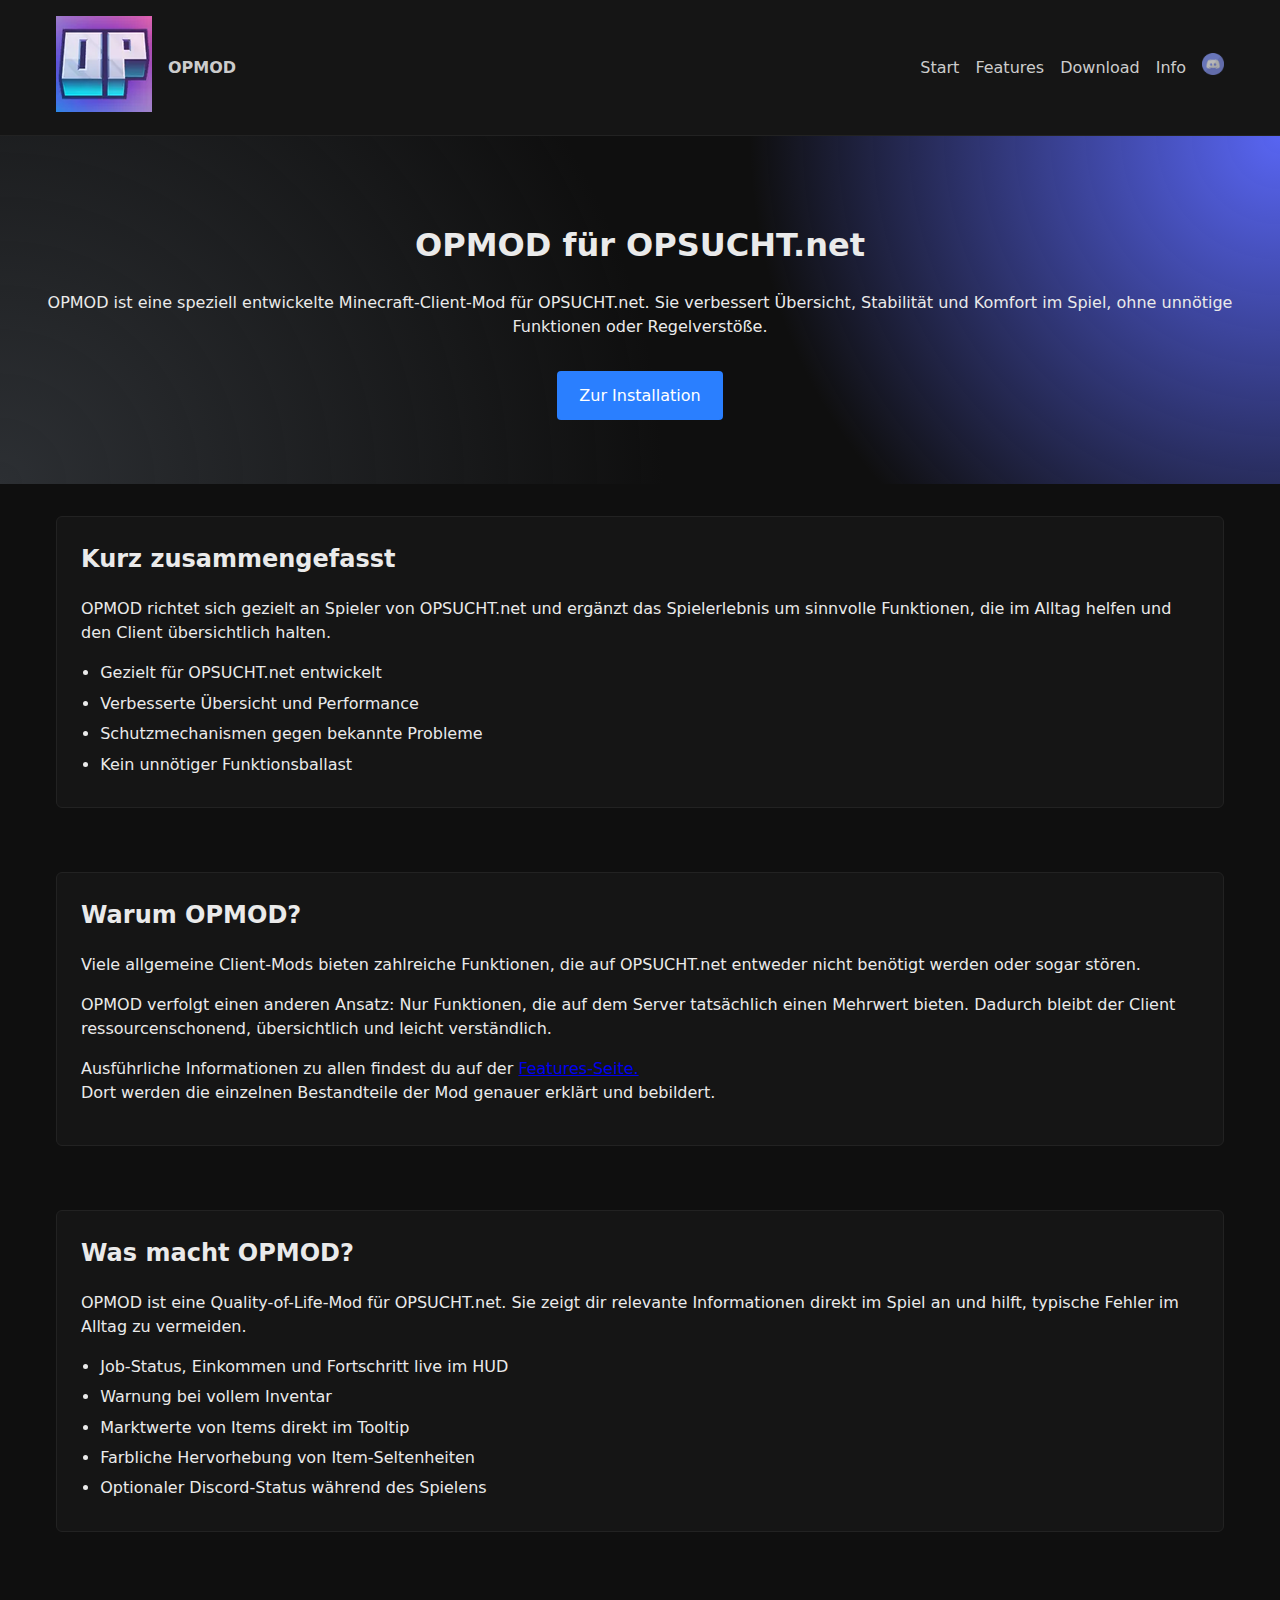
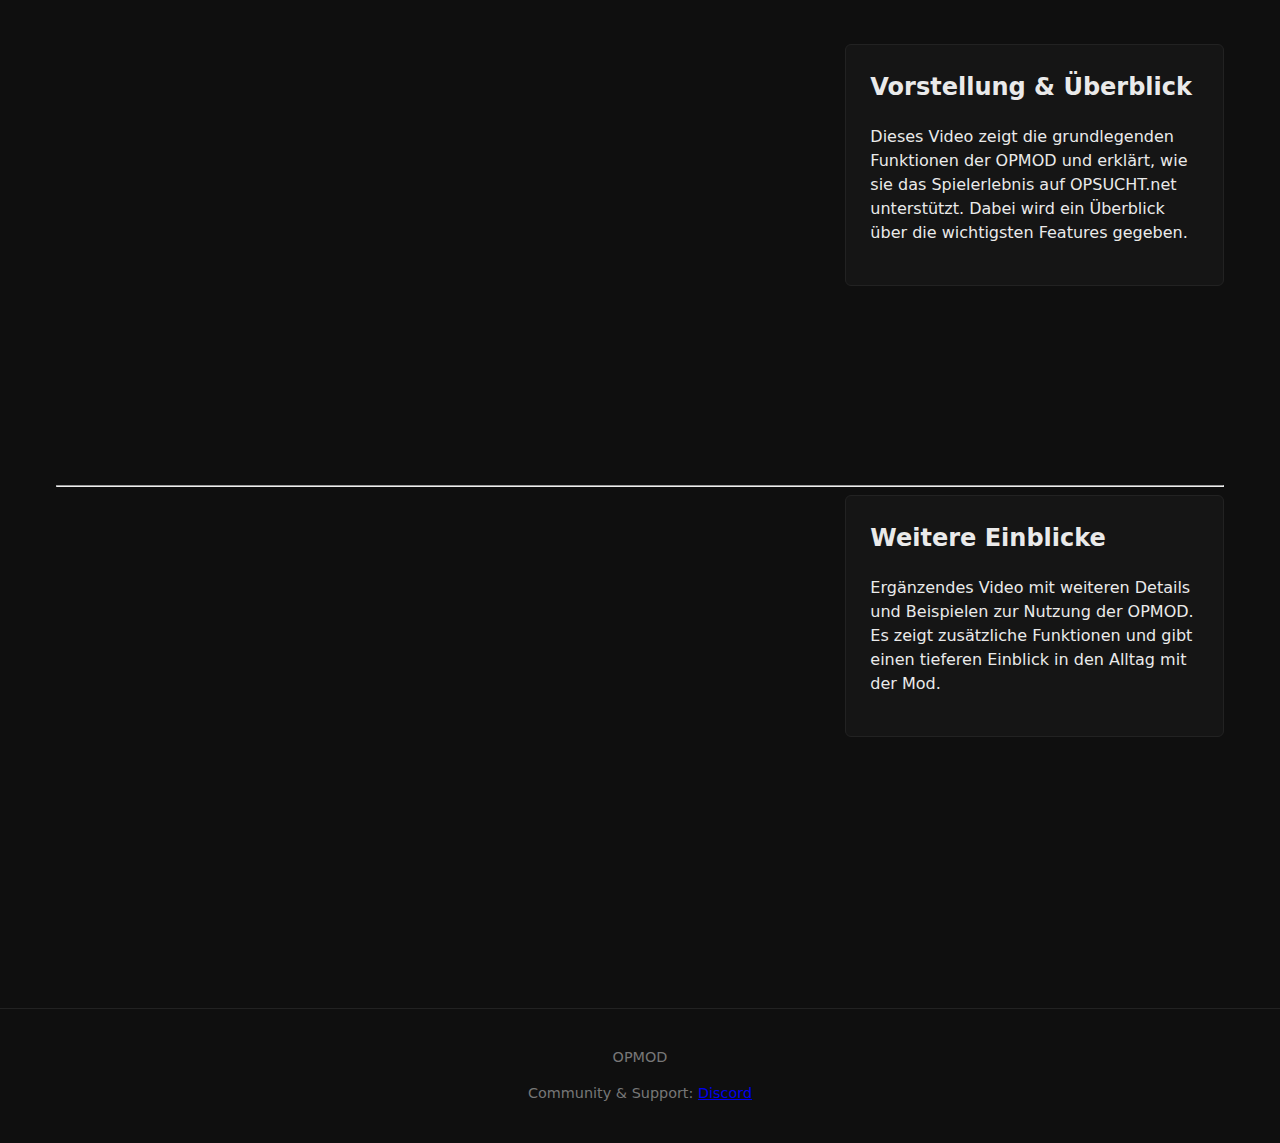
<file: index.html>
<!DOCTYPE html>
<html lang="de">
<head>
    <meta charset="UTF-8">
    <title>OPMOD – Mod für OPSUCHT.net</title>
    <meta name="viewport" content="width=device-width, initial-scale=1">
    <link rel="stylesheet" href="css/style.css">
</head>
<body>

<header class="header">
<nav class="nav">
    <a href="index.html">
        <img src="assets/logo_opmod.png" alt="OPMOD Logo" class="logo-img">
    </a>
    <span class="logo"><a href="index.html">OPMOD</a></span>

    <a href="index.html">Start</a>
    <a href="features.html">Features</a>
    <a href="download.html">Download</a>
    <a href="about.html">Info</a>

    <a class="discord-link"
       href="https://discord.gg/Ar2FX3Yg"
       target="_blank" rel="noopener"
       title="OPMOD Discord">
        <img src="assets/discord.webp" alt="Discord">
    </a>
</nav>
</header>

<main>

    <!-- HERO -->
    <section class="hero">
        <h1>OPMOD für OPSUCHT.net</h1>
        <p>
            OPMOD ist eine speziell entwickelte Minecraft-Client-Mod für OPSUCHT.net.
            Sie verbessert Übersicht, Stabilität und Komfort im Spiel,
            ohne unnötige Funktionen oder Regelverstöße.
        </p>
        <a class="btn" href="download.html">Zur Installation</a>
    </section>

    <!-- KURZ ZUSAMMENGEFASST -->
    <section class="section">
        <div class="summary-box">
            <h2>Kurz zusammengefasst</h2>
            <p>
                OPMOD richtet sich gezielt an Spieler von OPSUCHT.net
                und ergänzt das Spielerlebnis um sinnvolle Funktionen,
                die im Alltag helfen und den Client übersichtlich halten.
            </p>
            <ul class="summary-list">
                <li>Gezielt für OPSUCHT.net entwickelt</li>
                <li>Verbesserte Übersicht und Performance</li>
                <li>Schutzmechanismen gegen bekannte Probleme</li>
                <li>Kein unnötiger Funktionsballast</li>
            </ul>
        </div>
    </section>

    <section class="section">
        <div class="summary-box">
            <h2>Warum OPMOD?</h2>
            <p>
                Viele allgemeine Client-Mods bieten zahlreiche Funktionen,
                die auf OPSUCHT.net entweder nicht benötigt werden oder sogar stören.
            </p>
            <p>
                OPMOD verfolgt einen anderen Ansatz:
                Nur Funktionen, die auf dem Server tatsächlich einen Mehrwert bieten.
                Dadurch bleibt der Client ressourcenschonend, übersichtlich
                und leicht verständlich.
            </p>
            <p>
                Ausführliche Informationen zu allen findest du
                auf der <a href="features.html">Features-Seite.</a> <br>
                Dort werden die einzelnen Bestandteile der Mod genauer erklärt und bebildert.
            </p>
        </div>
    </section>

<section class="section">
    <div class="summary-box">
        <h2>Was macht OPMOD?</h2>
        <p>
            OPMOD ist eine Quality-of-Life-Mod für OPSUCHT.net.
            Sie zeigt dir relevante Informationen direkt im Spiel an
            und hilft, typische Fehler im Alltag zu vermeiden.
        </p>
        <ul class="summary-list">
            <li>Job-Status, Einkommen und Fortschritt live im HUD</li>
            <li>Warnung bei vollem Inventar</li>
            <li>Marktwerte von Items direkt im Tooltip</li>
            <li>Farbliche Hervorhebung von Item-Seltenheiten</li>
            <li>Optionaler Discord-Status während des Spielens</li>
        </ul>
    </div>
</section>


    <!-- VIDEOS -->
    <section class="video-section">

        <!-- Oberes Video -->
        <div class="video-layout">
            <div class="video-box">
                <iframe
                    src="https://www.youtube.com/embed/ATPTLDK0DMc"
                    title="OPMOD Vorstellung"
                    allowfullscreen>
                </iframe>
            </div>

            <div class="video-text">
                <h2>Vorstellung & Überblick</h2>
                <p>
                    Dieses Video zeigt die grundlegenden Funktionen der OPMOD
                    und erklärt, wie sie das Spielerlebnis auf OPSUCHT.net unterstützt.
                    Dabei wird ein Überblick über die wichtigsten Features gegeben.
                </p>
            </div>
        </div>

        <!-- Trennstrich -->
        <hr class="video-divider">

        <!-- Unteres Video -->
        <div class="video-layout reverse">
            <div class="video-box">
                <iframe
                    src="https://www.youtube.com/embed/qTPF3BI2gm0"
                    title="OPMOD – Weitere Einblicke"
                    allowfullscreen>
                </iframe>
            </div>

            <div class="video-text">
                <h2>Weitere Einblicke</h2>
                <p>
                    Ergänzendes Video mit weiteren Details und Beispielen
                    zur Nutzung der OPMOD. Es zeigt zusätzliche Funktionen
                    und gibt einen tieferen Einblick in den Alltag mit der Mod.
                </p>
            </div>
        </div>

    </section>

</main>

<footer class="footer">
    <p>OPMOD</p>
    <p>
        Community & Support:
        <a href="https://discord.gg/Ar2FX3Yg" target="_blank" rel="noopener">
            Discord
        </a>
    </p>
</footer>

</body>
</html>
</file>
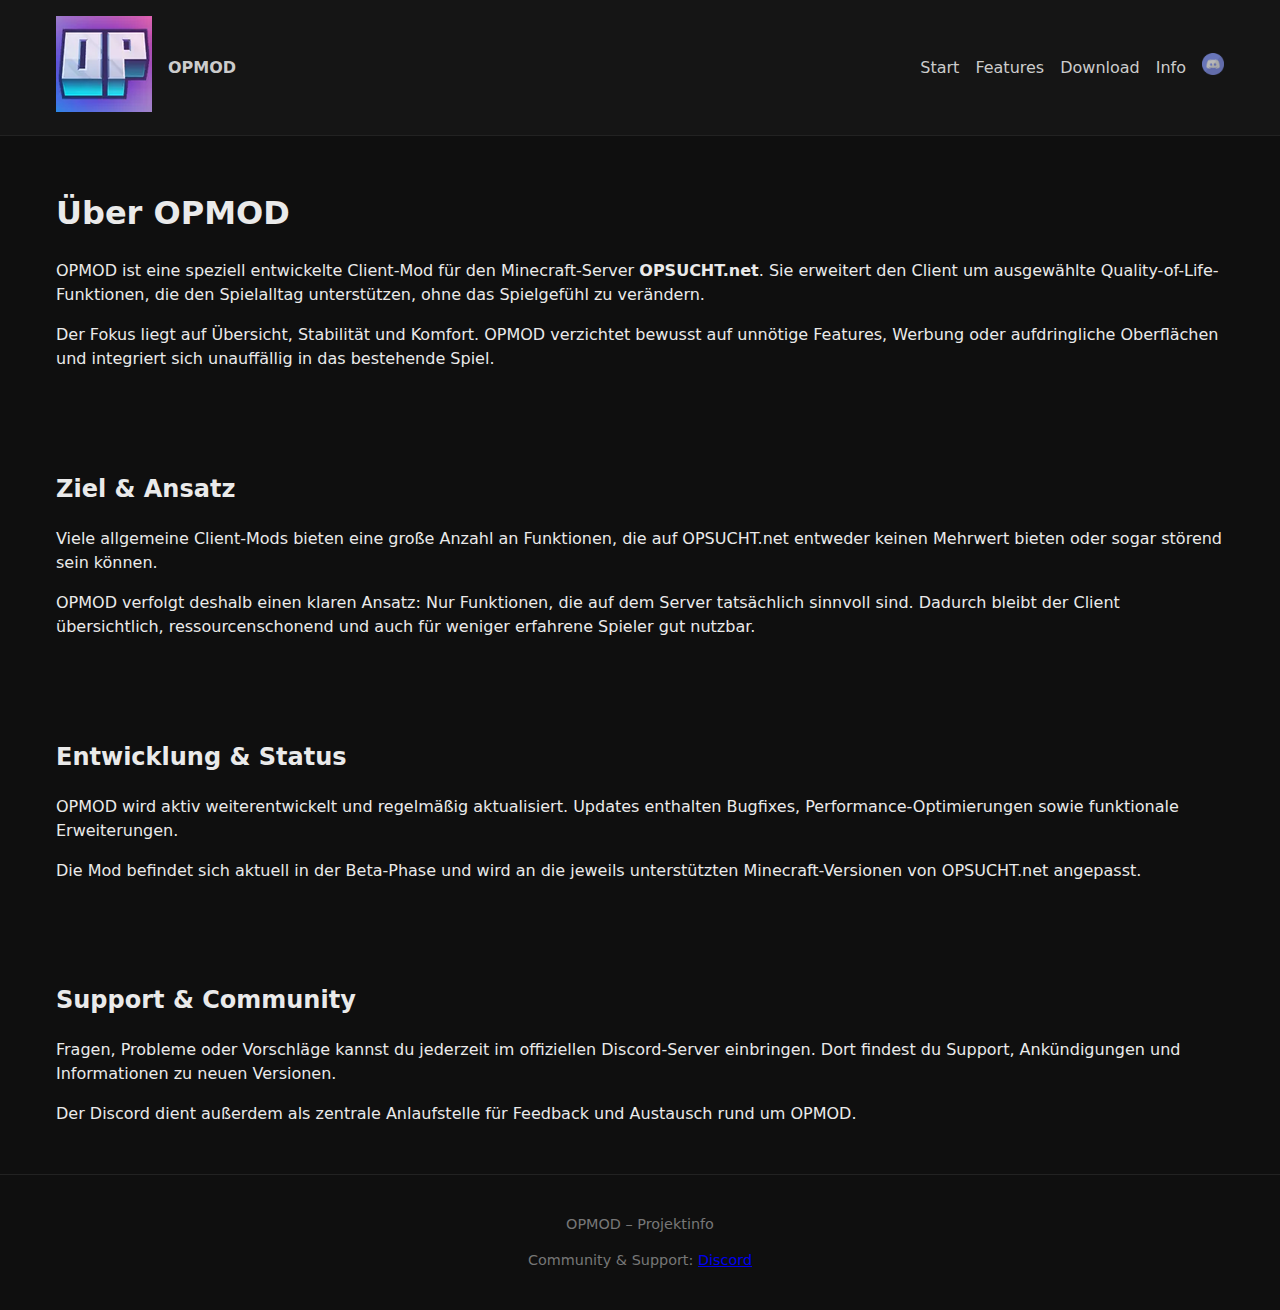
<file: about.html>
<!DOCTYPE html>
<html lang="de">
<head>
    <meta charset="UTF-8">
    <title>OPMOD – Infos</title>
    <meta name="viewport" content="width=device-width, initial-scale=1">
    <link rel="stylesheet" href="css/style.css">
</head>
<body>

<header class="header">
<nav class="nav">
    <a href="index.html">
        <img src="assets/logo_opmod.png" alt="OPMOD Logo" class="logo-img">
    </a>
    <span class="logo"><a href="index.html">OPMOD</a></span>

    <a href="index.html">Start</a>
    <a href="features.html">Features</a>
    <a href="download.html">Download</a>
    <a href="about.html">Info</a>

    <a class="discord-link"
       href="https://discord.gg/Ar2FX3Yg"
       target="_blank" rel="noopener"
       title="OPMOD Discord">
        <img src="assets/discord.webp" alt="Discord">
    </a>
</nav>
</header>

<main>

<!-- ÜBER OPMOD -->
<section class="section">
    <div class="box">
        <h1>Über OPMOD</h1>

        <p>
            OPMOD ist eine speziell entwickelte Client-Mod für den Minecraft-Server
            <strong>OPSUCHT.net</strong>.
            Sie erweitert den Client um ausgewählte Quality-of-Life-Funktionen,
            die den Spielalltag unterstützen, ohne das Spielgefühl zu verändern.
        </p>

        <p>
            Der Fokus liegt auf Übersicht, Stabilität und Komfort.
            OPMOD verzichtet bewusst auf unnötige Features, Werbung
            oder aufdringliche Oberflächen und integriert sich unauffällig
            in das bestehende Spiel.
        </p>
    </div>
</section>

<!-- ZIEL & PHILOSOPHIE -->
<section class="section">
    <div class="box">
        <h2>Ziel & Ansatz</h2>

        <p>
            Viele allgemeine Client-Mods bieten eine große Anzahl an Funktionen,
            die auf OPSUCHT.net entweder keinen Mehrwert bieten
            oder sogar störend sein können.
        </p>

        <p>
            OPMOD verfolgt deshalb einen klaren Ansatz:
            Nur Funktionen, die auf dem Server tatsächlich sinnvoll sind.
            Dadurch bleibt der Client übersichtlich, ressourcenschonend
            und auch für weniger erfahrene Spieler gut nutzbar.
        </p>
    </div>
</section>

<!-- ENTWICKLUNG -->
<section class="section">
    <div class="box">
        <h2>Entwicklung & Status</h2>

        <p>
            OPMOD wird aktiv weiterentwickelt und regelmäßig aktualisiert.
            Updates enthalten Bugfixes, Performance-Optimierungen
            sowie funktionale Erweiterungen.
        </p>

        <p>
            Die Mod befindet sich aktuell in der Beta-Phase
            und wird an die jeweils unterstützten Minecraft-Versionen
            von OPSUCHT.net angepasst.
        </p>
    </div>
</section>

<!-- SUPPORT -->
<section class="section">
    <div class="box">
        <h2>Support & Community</h2>

        <p>
            Fragen, Probleme oder Vorschläge kannst du jederzeit
            im offiziellen Discord-Server einbringen.
            Dort findest du Support, Ankündigungen
            und Informationen zu neuen Versionen.
        </p>

        <p>
            Der Discord dient außerdem als zentrale Anlaufstelle
            für Feedback und Austausch rund um OPMOD.
        </p>
    </div>
</section>

</main>

<footer class="footer">
    <p>OPMOD – Projektinfo</p>
    <p>
        Community & Support:
        <a href="https://discord.gg/Ar2FX3Yg" target="_blank" rel="noopener">
            Discord
        </a>
    </p>
</footer>

</body>
</html>
</file>
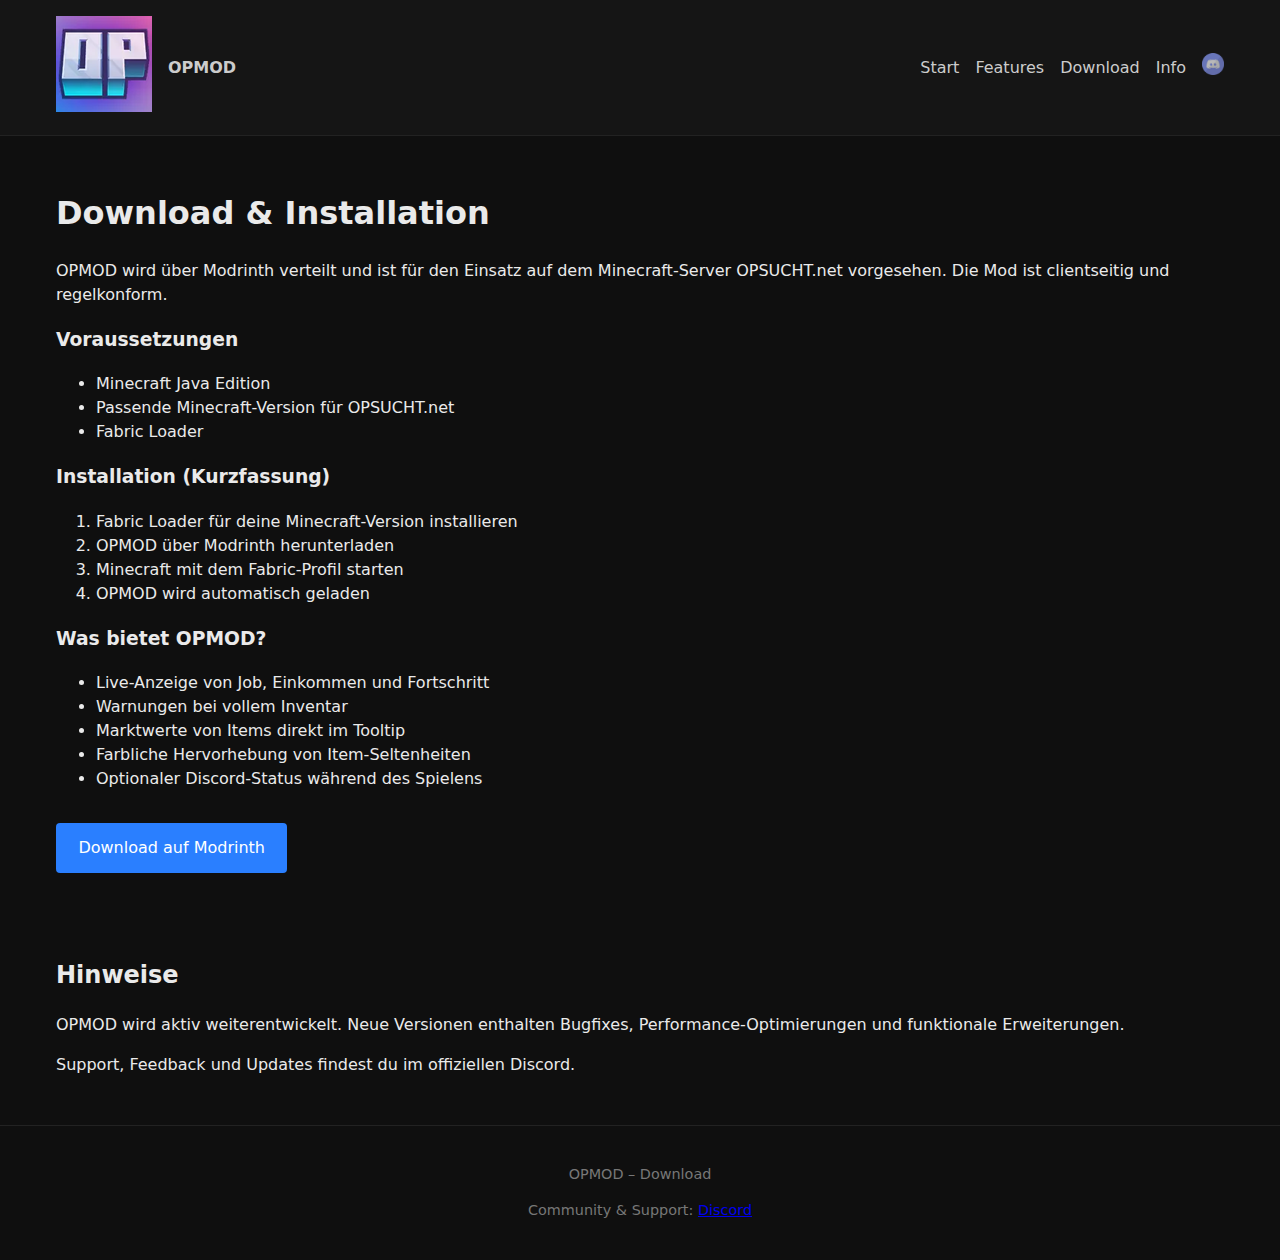
<file: download.html>
<!DOCTYPE html>
<html lang="de">
<head>
    <meta charset="UTF-8">
    <title>OPMOD – Download</title>
    <meta name="viewport" content="width=device-width, initial-scale=1">
    <link rel="stylesheet" href="css/style.css">
</head>
<body>

<header class="header">
<nav class="nav">
    <a href="index.html"><img src="assets/logo_opmod.png" alt="OPMOD Logo" class="logo-img"></a>
    <span class="logo"><a href="index.html">OPMOD</a></span>

    <a href="index.html">Start</a>
    <a href="features.html">Features</a>
    <a href="download.html">Download</a>
    <a href="about.html">Info</a>

    <a class="discord-link"
       href="https://discord.gg/Ar2FX3Yg"
       target="_blank" rel="noopener">
        <img src="assets/discord.webp" alt="Discord">
    </a>
</nav>
</header>

<main>

<section class="section">
    <div class="box download-info">
        <h1>Download & Installation</h1>

        <p>
            OPMOD wird über Modrinth verteilt und ist für den Einsatz
            auf dem Minecraft-Server OPSUCHT.net vorgesehen.
            Die Mod ist clientseitig und regelkonform.
        </p>

        <h3>Voraussetzungen</h3>
        <ul>
            <li>Minecraft Java Edition</li>
            <li>Passende Minecraft-Version für OPSUCHT.net</li>
            <li>Fabric Loader</li>
        </ul>

        <h3>Installation (Kurzfassung)</h3>
        <ol>
            <li>Fabric Loader für deine Minecraft-Version installieren</li>
            <li>OPMOD über Modrinth herunterladen</li>
            <li>Minecraft mit dem Fabric-Profil starten</li>
            <li>OPMOD wird automatisch geladen</li>
        </ol>

        <h3>Was bietet OPMOD?</h3>
        <ul>
            <li>Live-Anzeige von Job, Einkommen und Fortschritt</li>
            <li>Warnungen bei vollem Inventar</li>
            <li>Marktwerte von Items direkt im Tooltip</li>
            <li>Farbliche Hervorhebung von Item-Seltenheiten</li>
            <li>Optionaler Discord-Status während des Spielens</li>
        </ul>

        <a class="btn btn-accent"
           href="https://modrinth.com/mod/opmod"
           target="_blank" rel="noopener">
            Download auf Modrinth
        </a>
    </div>
</section>

<section class="section">
    <div class="box">
        <h2>Hinweise</h2>
        <p>
            OPMOD wird aktiv weiterentwickelt.
            Neue Versionen enthalten Bugfixes, Performance-Optimierungen
            und funktionale Erweiterungen.
        </p>
        <p>
            Support, Feedback und Updates findest du im offiziellen Discord.
        </p>
    </div>
</section>

</main>

<footer class="footer">
    <p>OPMOD – Download</p>
    <p>
        Community & Support:
        <a href="https://discord.gg/Ar2FX3Yg" target="_blank" rel="noopener">Discord</a>
    </p>
</footer>

</body>
</html>
</file>
<file: css/style.css>
/* =========================
   Global Reset & Variablen
   ========================= */

* {
    box-sizing: border-box;
}

:root {
    --bg-main: #0f0f0f;
    --bg-header: #151515;
    --bg-box: #151515;
    --border-main: #222;
    --text-main: #eaeaea;
    --text-muted: #777;
    --accent: #2a7fff;
    --accent-hover: #1e63cc;
    --discord: #5865F2;

    --content-width: 1200px;
}

/* =========================
   Base Layout
   ========================= */

body {
    margin: 0;
    font-family: system-ui, sans-serif;
    background: var(--bg-main);
    color: var(--text-main);
    line-height: 1.5;
}

/* =========================
   Header / Navigation
   ========================= */

.header {
    background: var(--bg-header);
    border-bottom: 1px solid var(--border-main);
}

.nav {
    max-width: var(--content-width);
    margin: auto;
    padding: 1rem;
    display: flex;
    align-items: center;
    gap: 1rem;
}

.logo {
    font-weight: 700;
    margin-right: auto;
}

.nav a {
    color: #ccc;
    text-decoration: none;
}

.nav a:hover {
    color: #fff;
}

/* Discord Icon */

.discord-link img {
    width: 22px;
    height: 22px;
    opacity: 0.7;
    transition: opacity 0.2s ease, transform 0.2s ease;
}

.discord-link img:hover {
    opacity: 1;
    transform: scale(1.1);
}

/* =========================
   Hero Section
   ========================= */

.hero {
    padding: 4rem 1rem;
    text-align: center;
    background:
        radial-gradient(circle at top right, var(--discord) 0%, transparent 40%),
        radial-gradient(circle at bottom left, #2C2F33 0%, transparent 50%),
        var(--bg-main);
}

/* =========================
   Content Sections
   ========================= */

.section {
    max-width: var(--content-width);
    margin: auto;
    padding: 2rem 1rem;
}

/* =========================
   Summary Box
   ========================= */

.summary-box {
    background: var(--bg-box);
    border: 1px solid var(--border-main);
    border-radius: 6px;
    padding: 1.5rem;
}

.summary-box h2 {
    margin-top: 0;
}

/* Liste bewusst schlicht */
.summary-list {
    margin: 0;
    padding-left: 1.2rem;
}

.summary-list li {
    margin-bottom: 0.4rem;
}


/* =========================
   Buttons
   ========================= */

.btn {
    display: inline-block;
    margin-top: 1rem;
    padding: 0.8rem 1.4rem;
    background: var(--accent);
    color: #fff;
    text-decoration: none;
    border-radius: 4px;
    font-weight: 500;
}

.btn:hover {
    background: var(--accent-hover);
}

/* =========================
   Lists
   ========================= */

.list {
    padding-left: 1.2rem;
}

/* =========================
   Video Section
   ========================= */

.video-section {
    max-width: var(--content-width);
    margin: 4rem auto;
    padding: 1rem;
}

.video-layout {
    display: grid;
    grid-template-columns: 2fr 1fr;
    gap: 2rem;
    align-items: start;
}

.video-box iframe {
    width: 100%;
    aspect-ratio: 16 / 9;
    border: none;
    border-radius: 6px;
}

/* Video Text Box */

.video-text {
    background: var(--bg-box);
    padding: 1.5rem;
    border-radius: 6px;
    border: 1px solid var(--border-main);
}

.video-text h2 {
    margin-top: 0;
}

.video-text ul {
    padding-left: 1.2rem;
}

/* =========================
   Footer
   ========================= */

.footer {
    text-align: center;
    padding: 1.5rem 1rem;
    font-size: 0.9rem;
    color: var(--text-muted);
    border-top: 1px solid var(--border-main);
}

/* =========================
   Responsive
   ========================= */

@media (max-width: 900px) {

    .video-layout {
        grid-template-columns: 1fr;
    }

    .video-text {
        margin-top: 1rem;
    }
}
</file>
